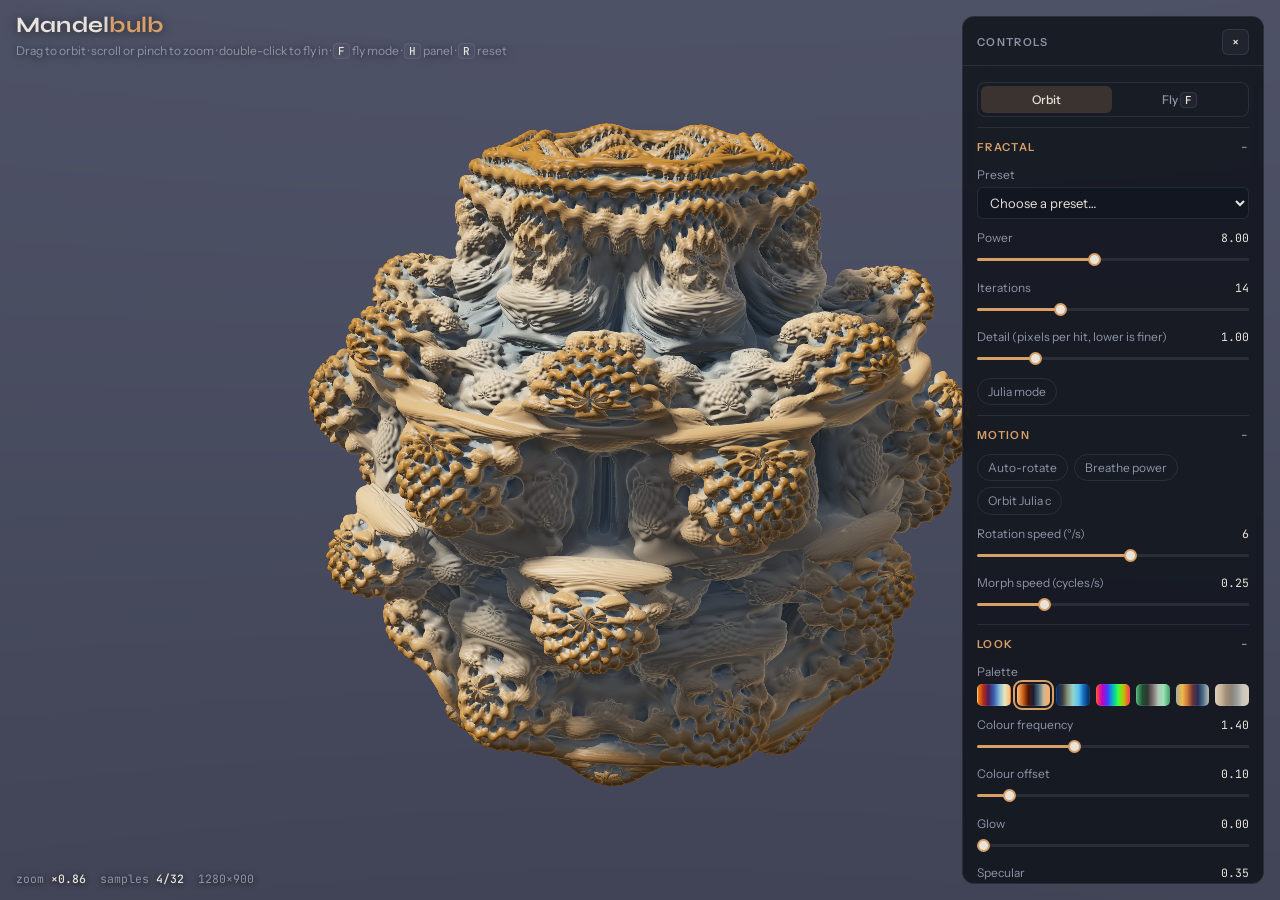
<file: index.html>
<!doctype html>
<html lang="en">
<head>
<meta charset="utf-8">
<title>Mandelbulb Explorer</title>
<meta http-equiv="refresh" content="0; url=web/">
<link rel="canonical" href="web/">
</head>
<body style="background:#090b10;color:#e8e4dc;font-family:system-ui,sans-serif;padding:24px">
<p>Opening the <a href="web/" style="color:#d9a066">Mandelbulb Explorer</a>…</p>
</body>
</html>
</file>
